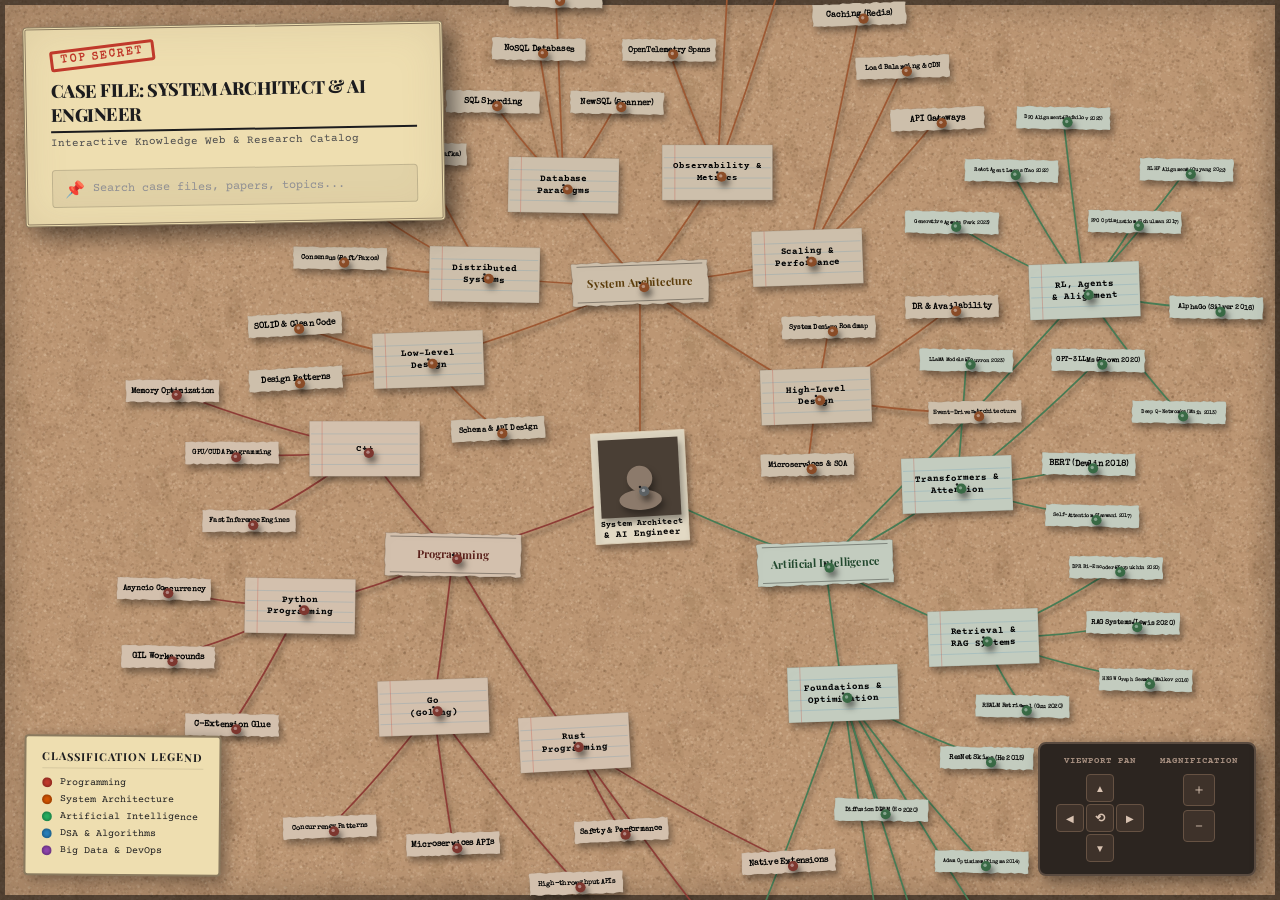
<file: index.html>
<!DOCTYPE html>
<html lang="en">
<head>
    <meta charset="UTF-8">
    <meta name="viewport" content="width=device-width, initial-scale=1.0">
    <title>Architect of Intelligence - Investigation Board</title>
    <!-- Google Fonts for Retro/Newspaper Aesthetics -->
    <link href="https://fonts.googleapis.com/css2?family=Playfair+Display:ital,wght@0,600;0,800;1,400&family=Special+Elite&family=Courier+Prime:wght@400;700&family=Outfit:wght@300;400;600&display=swap" rel="stylesheet">
    <link rel="stylesheet" href="css/style.css?v=12">
</head>
<body>
    <!-- Main Full-Screen Canvas for Detective Corkboard & String Web -->
    <canvas id="graphCanvas"></canvas>

    <!-- Top Navigation Header (Typewriter Note style) -->
    <header class="retro-header">
        <div class="header-stamp">TOP SECRET</div>
        <div class="header-title">
            <h1>CASE FILE: SYSTEM ARCHITECT & AI ENGINEER</h1>
            <p>Interactive Knowledge Web & Research Catalog</p>
        </div>
        <div class="search-box">
            <span class="pin-icon">📌</span>
            <input type="text" id="nodeSearch" placeholder="Search case files, papers, topics...">
        </div>
    </header>

    <!-- Bottom-Right Brass Control Knobs -->
    <div class="retro-controls">
        <div class="knob-group">
            <div class="control-label">VIEWPORT PAN</div>
            <div class="pan-pad">
                <button class="control-btn" id="panUp" title="Pan Up">▲</button>
                <div class="pan-row">
                    <button class="control-btn" id="panLeft" title="Pan Left">◀</button>
                    <button class="control-btn reset" id="resetView" title="Center View">⟲</button>
                    <button class="control-btn" id="panRight" title="Pan Right">▶</button>
                </div>
                <button class="control-btn" id="panDown" title="Pan Down">▼</button>
            </div>
        </div>
        <div class="knob-group">
            <div class="control-label">MAGNIFICATION</div>
            <div class="zoom-pad">
                <button class="control-btn zoom" id="zoomIn" title="Zoom In">＋</button>
                <button class="control-btn zoom" id="zoomOut" title="Zoom Out">－</button>
            </div>
        </div>
    </div>

    <!-- Retro Legend -->
    <div class="retro-legend">
        <div class="legend-title">CLASSIFICATION LEGEND</div>
        <div class="legend-item"><span class="legend-color programming"></span>Programming</div>
        <div class="legend-item"><span class="legend-color architecture"></span>System Architecture</div>
        <div class="legend-item"><span class="legend-color ai"></span>Artificial Intelligence</div>
        <div class="legend-item"><span class="legend-color dsa"></span>DSA & Algorithms</div>
        <div class="legend-item"><span class="legend-color devops"></span>Big Data & DevOps</div>
    </div>

    <!-- Floating Old Newspaper Article Details Modal Drawer (Opens from bottom/right) -->
    <div class="newspaper-card" id="detailsCard">
        <button class="close-btn" id="closeDetails" title="Close File">&times;</button>
        <div class="newspaper-inner">
            <!-- Vintage Paper Header -->
            <div class="newspaper-header">
                <div class="issue-info">
                    <span>VOL. XCVI No. 100</span>
                    <span id="newspaperDate">JUNE 2026</span>
                    <span>PRICE: FREE INQUIRY</span>
                </div>
                <h2 id="newspaperTitle">CLIPPING TITLE HERE</h2>
                <div class="newspaper-divider"></div>
            </div>

            <!-- Main Columns -->
            <div class="newspaper-body">
                <div class="newspaper-column main-col">
                    <div class="column-header">
                        <span class="badge" id="newspaperCategory">CATEGORY</span>
                        <span class="tag-meta" id="newspaperNodeId">Node ID: 0</span>
                    </div>
                    <div class="lead-paragraph" id="newspaperDesc">
                        Detailed analysis and study reports on this topic will be displayed here in historical typography layout.
                    </div>
                    
                    <div class="newspaper-subheading">FOUNDATIONAL READING & TARGETS</div>
                    <ul class="concept-list" id="newspaperConcepts">
                        <li>Concept study milestone checklist.</li>
                        <li>Research methodologies associated with this node.</li>
                    </ul>
                </div>

                <div class="newspaper-column side-col">
                    <div class="newspaper-subheading">CASE EVIDENCE: PAPERS & ARTIFACTS</div>
                    <div class="papers-list" id="newspaperPapers">
                        <!-- Dynamic list of paper links -->
                        <p class="no-papers">No downloaded PDF papers associated with this section.</p>
                    </div>

                    <div class="card-actions">
                        <a href="#" class="btn btn-primary" id="gitLink" target="_blank">🌐 View Repository Code</a>
                    </div>
                </div>
            </div>
        </div>
    </div>

    <!-- Scripts -->
    <script src="js/app.js?v=12"></script>
    <script src="js/space-graph.js?v=12"></script>
</body>
</html>
</file>
<file: css/style.css>
/* Vintage Color Palette & Design Tokens */
:root {
    --cork-bg: #1e1510;
    --paper-light: #eedeb0; /* Age-stained yellowed paper */
    --paper-dark: #dfcca2;
    --ink-dark: #1c1c1e;   /* Authentic printers ink */
    --ink-faded: #48484a;
    --border-paper: rgba(0, 0, 0, 0.15);
    
    /* Classification colors (Red-pinned strings, brass, copper, etc.) */
    --color-programming: #c0392b;   /* Deep crimson */
    --color-architecture: #d35400;  /* Burnt orange */
    --color-ai: #27ae60;           /* Forest green */
    --color-dsa: #2980b9;          /* Deep Prussian blue */
    --color-devops: #8e44ad;       /* Dark Royal purple */
    --string-color: #e74c3c;       /* Red yarn string */
}

/* Reset and Layout */
* {
    box-sizing: border-box;
    margin: 0;
    padding: 0;
}

body {
    background-color: var(--cork-bg);
    color: var(--ink-dark);
    font-family: 'Outfit', sans-serif;
    overflow: hidden;
    width: 100vw;
    height: 100vh;
    user-select: none;
}

/* 2D Canvas underlay */
#graphCanvas {
    display: block;
    width: 100%;
    height: 100%;
    cursor: grab;
}

#graphCanvas:active {
    cursor: grabbing;
}

/* Retro Top Secret Header */
.retro-header {
    position: absolute;
    top: 24px;
    left: 24px;
    display: flex;
    flex-direction: column;
    gap: 8px;
    background: var(--paper-light);
    border: 3px double #8a7a5f;
    box-shadow: 8px 8px 24px rgba(0, 0, 0, 0.6), inset 0 0 40px rgba(138, 122, 95, 0.15);
    padding: 16px 24px;
    border-radius: 4px;
    z-index: 10;
    max-width: 420px;
    pointer-events: auto;
    transform: rotate(-1deg);
}

.header-stamp {
    align-self: flex-start;
    border: 3px solid #c0392b;
    color: #c0392b;
    font-family: 'Special Elite', monospace;
    font-size: 11px;
    font-weight: bold;
    padding: 2px 8px;
    border-radius: 3px;
    letter-spacing: 2px;
    transform: rotate(-6deg);
    margin-bottom: 4px;
}

.header-title h1 {
    font-family: 'Playfair Display', serif;
    font-weight: 800;
    font-size: 18px;
    color: var(--ink-dark);
    letter-spacing: -0.5px;
    border-bottom: 2px solid var(--ink-dark);
    padding-bottom: 4px;
    margin-bottom: 4px;
}

.header-title p {
    font-family: 'Courier Prime', monospace;
    font-size: 11px;
    color: var(--ink-faded);
}

/* Search Bar (Typewriter scrap style) */
.search-box {
    margin-top: 12px;
    display: flex;
    align-items: center;
    background: rgba(0, 0, 0, 0.05);
    border: 1px solid rgba(0, 0, 0, 0.15);
    padding: 8px 12px;
    border-radius: 4px;
}

.search-box input {
    background: none;
    border: none;
    outline: none;
    font-family: 'Courier Prime', monospace;
    font-size: 12px;
    color: var(--ink-dark);
    width: 100%;
    margin-left: 8px;
}

.search-box input::placeholder {
    color: #8e8e93;
}

/* Bottom Right Brass Controls Overlay */
.retro-controls {
    position: absolute;
    bottom: 24px;
    right: 24px;
    display: flex;
    gap: 16px;
    z-index: 10;
    background: #2c2520;
    border: 2px solid #5a4b40;
    border-radius: 8px;
    padding: 12px 16px;
    box-shadow: 5px 5px 15px rgba(0, 0, 0, 0.5);
}

.knob-group {
    display: flex;
    flex-direction: column;
    align-items: center;
    gap: 8px;
}

.control-label {
    font-family: 'Courier Prime', monospace;
    font-size: 9px;
    color: #a58e7f;
    font-weight: bold;
    letter-spacing: 1px;
}

/* Pan direction pad styling */
.pan-pad {
    display: flex;
    flex-direction: column;
    align-items: center;
    gap: 2px;
}

.pan-row {
    display: flex;
    gap: 2px;
}

.control-btn {
    background: #3e322a;
    border: 1px solid #665243;
    color: #d8c2b1;
    width: 28px;
    height: 28px;
    border-radius: 4px;
    cursor: pointer;
    font-size: 10px;
    display: flex;
    align-items: center;
    justify-content: center;
    transition: background 0.15s, color 0.15s;
}

.control-btn:hover {
    background: #504036;
    color: #fff;
}

.control-btn:active {
    background: #251d19;
}

.control-btn.reset {
    font-size: 12px;
    font-weight: bold;
}

/* Zoom controls styling */
.zoom-pad {
    display: flex;
    flex-direction: column;
    gap: 4px;
}

.control-btn.zoom {
    width: 32px;
    height: 32px;
    font-size: 14px;
}

/* Classification Legend Overlay */
.retro-legend {
    position: absolute;
    bottom: 24px;
    left: 24px;
    background: var(--paper-light);
    border: 2px solid #8a7a5f;
    padding: 12px 16px;
    border-radius: 4px;
    z-index: 10;
    box-shadow: 4px 4px 15px rgba(0, 0, 0, 0.4);
    transform: rotate(0.5deg);
    max-width: 220px;
}

.legend-title {
    font-family: 'Playfair Display', serif;
    font-size: 11px;
    font-weight: bold;
    letter-spacing: 1px;
    margin-bottom: 8px;
    border-bottom: 1px solid rgba(0,0,0,0.1);
    padding-bottom: 4px;
}

.legend-item {
    display: flex;
    align-items: center;
    gap: 8px;
    font-family: 'Courier Prime', monospace;
    font-size: 10px;
    margin-bottom: 6px;
    color: var(--ink-dark);
}

.legend-color {
    width: 10px;
    height: 10px;
    border-radius: 50%;
    border: 1px solid rgba(0, 0, 0, 0.2);
    box-shadow: inset 0 0 3px rgba(0,0,0,0.4);
}

.legend-color.programming { background-color: var(--color-programming); }
.legend-color.architecture { background-color: var(--color-architecture); }
.legend-color.ai { background-color: var(--color-ai); }
.legend-color.dsa { background-color: var(--color-dsa); }
.legend-color.devops { background-color: var(--color-devops); }

/* Old Newspaper Modal Drawer (Slides from Right) */
.newspaper-card {
    position: absolute;
    top: 24px;
    right: 24px;
    bottom: 24px;
    width: 600px;
    background-color: var(--paper-light);
    background-image: radial-gradient(circle, rgba(240, 220, 180, 0.15) 0%, rgba(138, 110, 80, 0.15) 100%);
    border: 8px solid var(--paper-light); /* Double paper framing */
    outline: 2px solid #d4cbb8;
    box-shadow: -15px 0 35px rgba(0, 0, 0, 0.6);
    border-radius: 2px;
    z-index: 100;
    overflow-y: auto;
    transform: translateX(650px);
    transition: transform 0.45s cubic-bezier(0.16, 1, 0.3, 1);
    pointer-events: auto;
}

.newspaper-card.active {
    transform: translateX(0);
}

/* Inner Container for Printing columns */
.newspaper-inner {
    padding: 28px;
    display: flex;
    flex-direction: column;
    height: 100%;
}

.close-btn {
    position: absolute;
    top: 12px;
    right: 16px;
    background: none;
    border: none;
    font-size: 28px;
    font-weight: 300;
    color: var(--ink-dark);
    cursor: pointer;
    transition: transform 0.2s;
    z-index: 10;
}

.close-btn:hover {
    transform: scale(1.15) rotate(90deg);
}

/* Vintage Newspaper Header Columns */
.newspaper-header {
    margin-bottom: 20px;
}

.issue-info {
    display: flex;
    justify-content: space-between;
    font-family: 'Courier Prime', monospace;
    font-size: 9px;
    color: var(--ink-faded);
    border-bottom: 1px solid var(--ink-dark);
    padding-bottom: 4px;
    margin-bottom: 8px;
    font-weight: bold;
}

.newspaper-header h2 {
    font-family: 'Playfair Display', serif;
    font-size: 38px;
    font-weight: 800;
    text-transform: uppercase;
    text-align: center;
    line-height: 1.1;
    color: var(--ink-dark);
    margin: 8px 0;
    letter-spacing: -1px;
}

.newspaper-divider {
    height: 5px;
    border-top: 3px solid var(--ink-dark);
    border-bottom: 1px solid var(--ink-dark);
    margin-top: 4px;
}

/* Newspaper Grid Columns */
.newspaper-body {
    display: flex;
    gap: 24px;
    flex: 1;
    overflow: visible;
}

.newspaper-column {
    display: flex;
    flex-direction: column;
}

.newspaper-column.main-col {
    flex: 1.3;
    border-right: 1.5px solid var(--ink-dark);
    padding-right: 20px;
}

.newspaper-column.side-col {
    flex: 1;
}

.column-header {
    display: flex;
    justify-content: space-between;
    align-items: center;
    margin-bottom: 14px;
}

.newspaper-column .badge {
    display: inline-block;
    padding: 3px 10px;
    border-radius: 2px;
    font-family: 'Courier Prime', monospace;
    font-size: 11px;
    font-weight: bold;
    text-transform: uppercase;
    border: 1px solid var(--ink-dark);
}

.tag-meta {
    font-family: 'Courier Prime', monospace;
    font-size: 11px;
    color: var(--ink-faded);
}

.lead-paragraph {
    font-family: 'Playfair Display', Georgia, serif;
    font-size: 16px;
    line-height: 1.6;
    color: var(--ink-dark);
    margin-bottom: 20px;
    text-align: justify;
    text-indent: 0;
}

.lead-paragraph::first-letter {
    font-family: 'Playfair Display', Georgia, serif;
    font-size: 52px;
    font-weight: 800;
    float: left;
    margin-top: 4px;
    margin-right: 8px;
    line-height: 0.8;
    color: var(--ink-dark);
}

/* Newspaper Subheadings */
.newspaper-subheading {
    font-family: 'Playfair Display', serif;
    font-size: 16px;
    font-weight: bold;
    text-transform: uppercase;
    border-bottom: 2px solid var(--ink-dark);
    padding-bottom: 4px;
    margin-top: 12px;
    margin-bottom: 12px;
    letter-spacing: 0.5px;
}

/* Bullet list style like column notes */
.concept-list {
    list-style-type: none;
    padding-left: 0;
}

.concept-list li {
    font-family: 'Playfair Display', Georgia, serif;
    font-size: 15px;
    line-height: 1.5;
    color: var(--ink-dark);
    margin-bottom: 8px;
    position: relative;
    padding-left: 16px;
    text-align: justify;
}

.concept-list li::before {
    content: "■";
    font-size: 8px;
    position: absolute;
    left: 0;
    top: 5px;
    color: var(--ink-dark);
}

/* Papers Evidence Lists */
.papers-list {
    display: flex;
    flex-direction: column;
    gap: 8px;
}

.paper-item {
    background: rgba(0, 0, 0, 0.03);
    border: 1px solid rgba(0, 0, 0, 0.1);
    border-radius: 4px;
    padding: 10px 12px;
    transition: background-color 0.2s, border-color 0.2s;
    text-decoration: none;
    display: block;
}

.paper-item:hover {
    background: rgba(0, 0, 0, 0.06);
    border-color: var(--ink-dark);
}

.paper-title {
    font-family: 'Playfair Display', serif;
    font-size: 14px;
    font-weight: bold;
    color: var(--ink-dark);
    margin-bottom: 4px;
    line-height: 1.3;
}

.paper-author {
    font-family: 'Courier Prime', monospace;
    font-size: 11px;
    color: var(--ink-faded);
}

.no-papers {
    font-family: 'Courier Prime', monospace;
    font-size: 11px;
    color: var(--ink-faded);
    font-style: italic;
    padding: 10px;
    text-align: center;
    border: 1px dashed rgba(0, 0, 0, 0.15);
    background: rgba(0,0,0,0.01);
}

/* Bottom actions */
.card-actions {
    display: flex;
    flex-direction: column;
    gap: 8px;
    margin-top: auto;
    padding-top: 24px;
}

.btn {
    display: block;
    width: 100%;
    padding: 10px;
    border-radius: 4px;
    text-align: center;
    font-family: 'Courier Prime', monospace;
    font-size: 11px;
    font-weight: bold;
    text-decoration: none;
    cursor: pointer;
    transition: background-color 0.15s, color 0.15s, border-color 0.15s;
    border: 1px solid var(--ink-dark);
}

.btn-primary {
    background-color: var(--ink-dark);
    color: var(--paper-light);
}

.btn-primary:hover {
    background-color: var(--paper-light);
    color: var(--ink-dark);
}

.btn-secondary {
    background-color: transparent;
    color: var(--ink-dark);
}

.btn-secondary:hover {
    background-color: rgba(0,0,0,0.05);
}

/* Custom Scrollbar for vintage paper look */
.newspaper-card::-webkit-scrollbar {
    width: 8px;
}

.newspaper-card::-webkit-scrollbar-track {
    background: var(--paper-dark);
    border-left: 1px solid rgba(0, 0, 0, 0.08);
}

.newspaper-card::-webkit-scrollbar-thumb {
    background: #cbd0d6;
    background: rgba(0, 0, 0, 0.15);
    border-radius: 4px;
}

.newspaper-card::-webkit-scrollbar-thumb:hover {
    background: rgba(0, 0, 0, 0.3);
}

/* Responsive Scaling */
@media (max-width: 900px) {
    .newspaper-card {
        width: 100%;
        right: 0;
        top: auto;
        bottom: 0;
        height: 60vh;
        transform: translateY(650px);
        border-right: none;
        border-left: none;
    }
    
    .newspaper-card.active {
        transform: translateY(0);
    }
    
    .newspaper-body {
        flex-direction: column;
    }
    
    .newspaper-column.main-col {
        border-right: none;
        border-bottom: 1px dashed rgba(0,0,0,0.25);
        padding-right: 0;
        padding-bottom: 20px;
    }
    
    .retro-header {
        max-width: calc(100% - 48px);
        right: 24px;
    }
}
</file>
